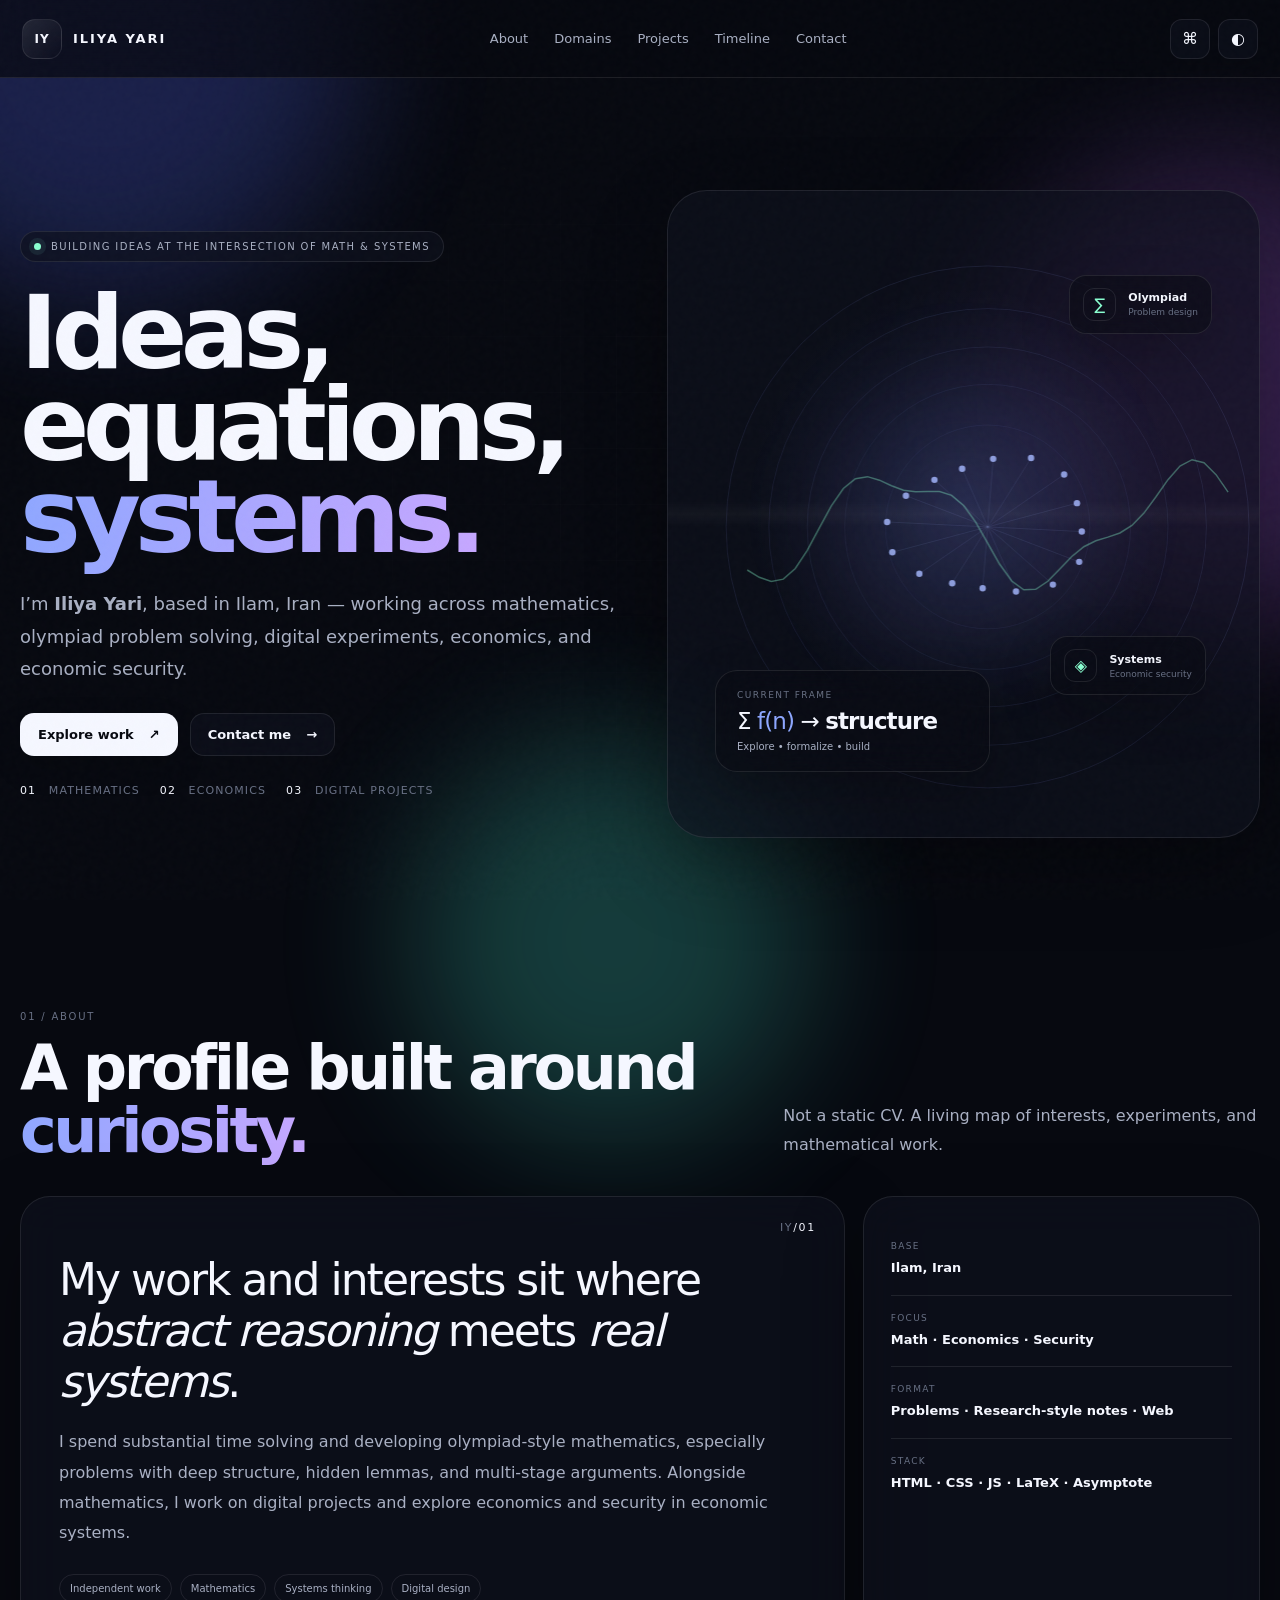
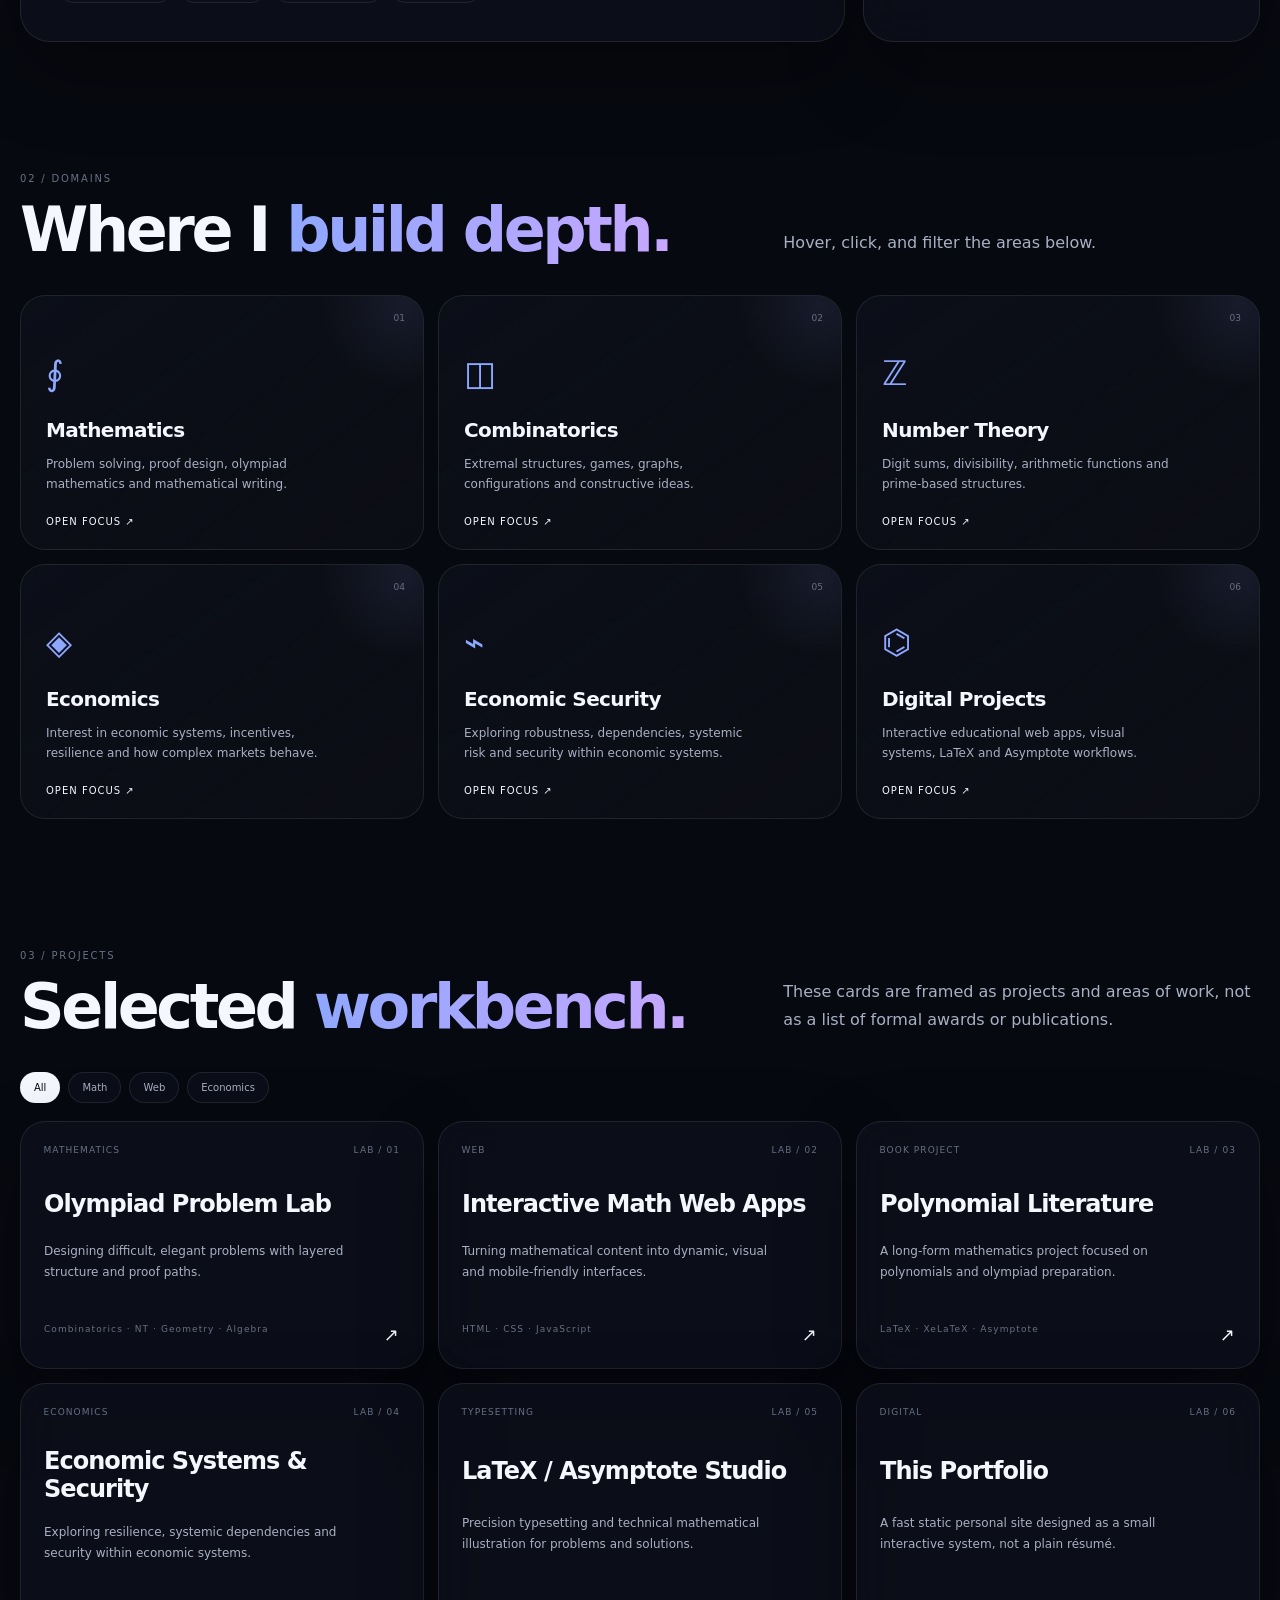
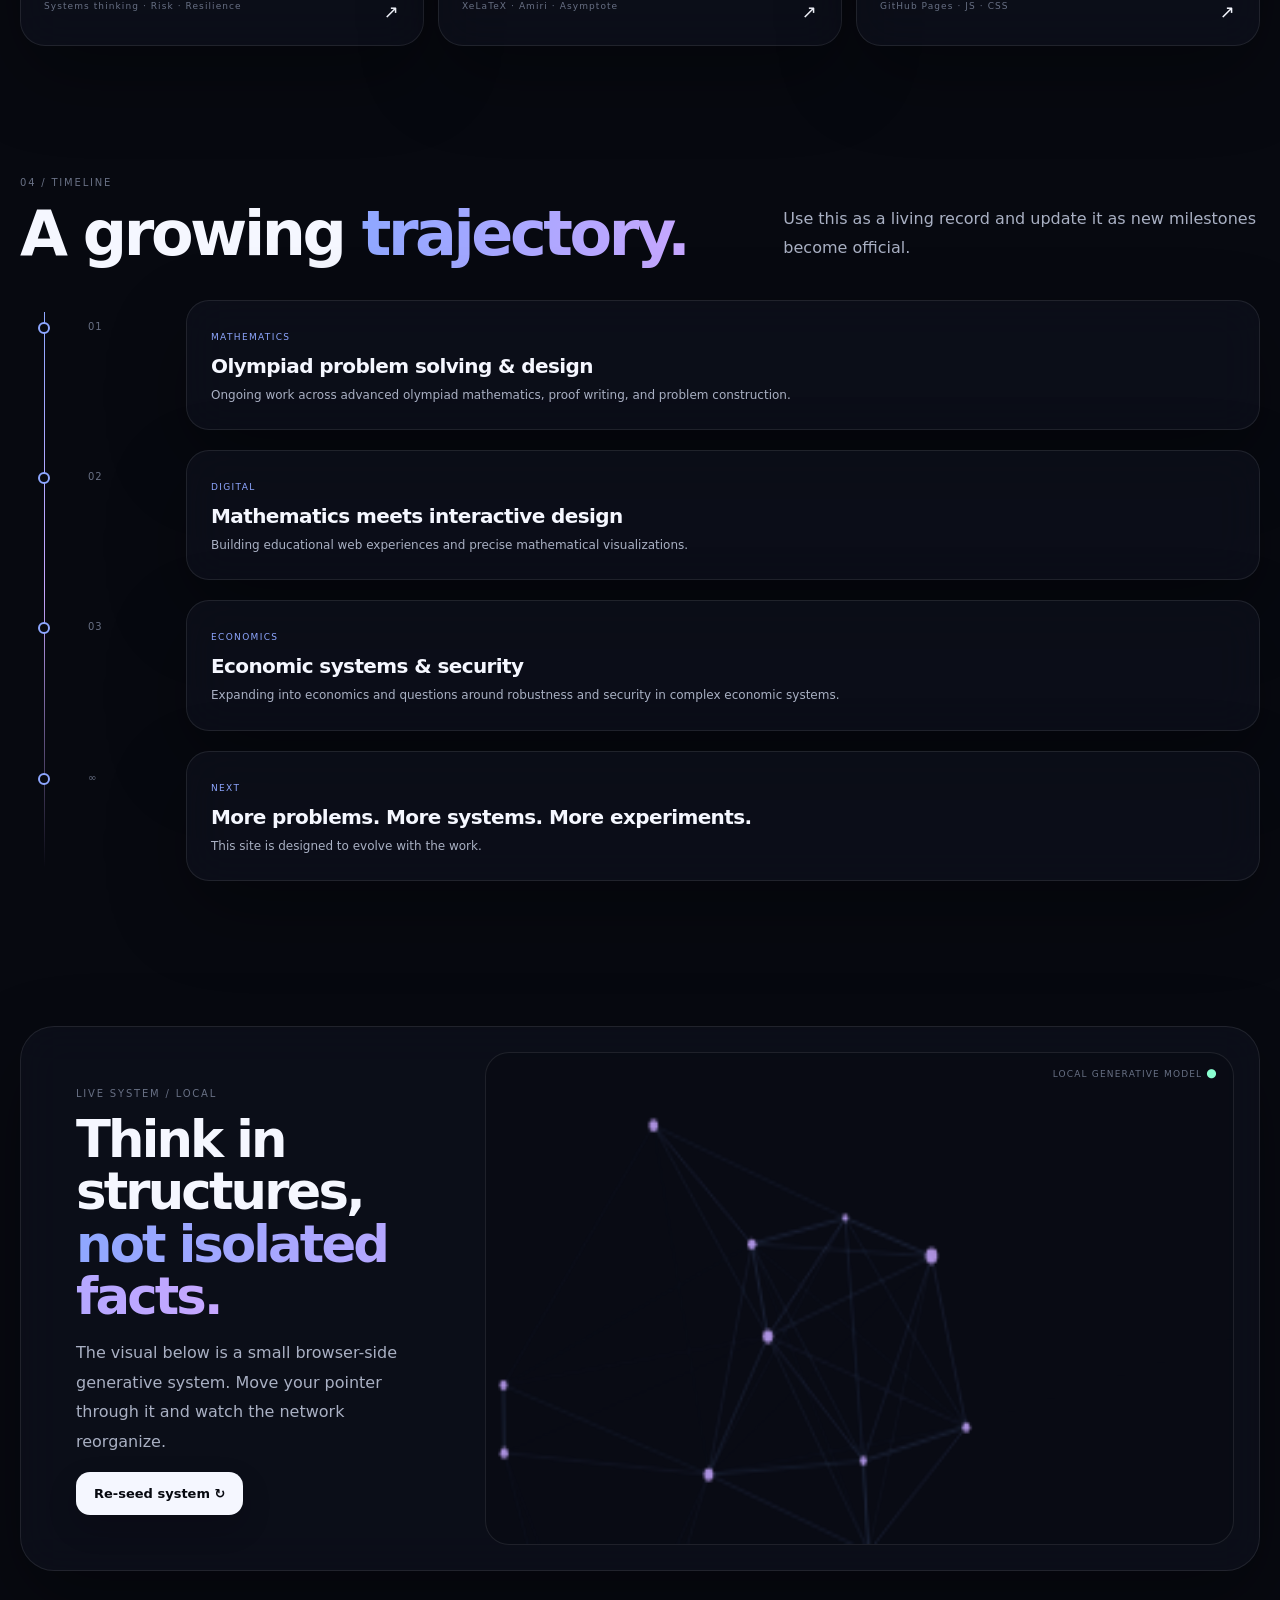
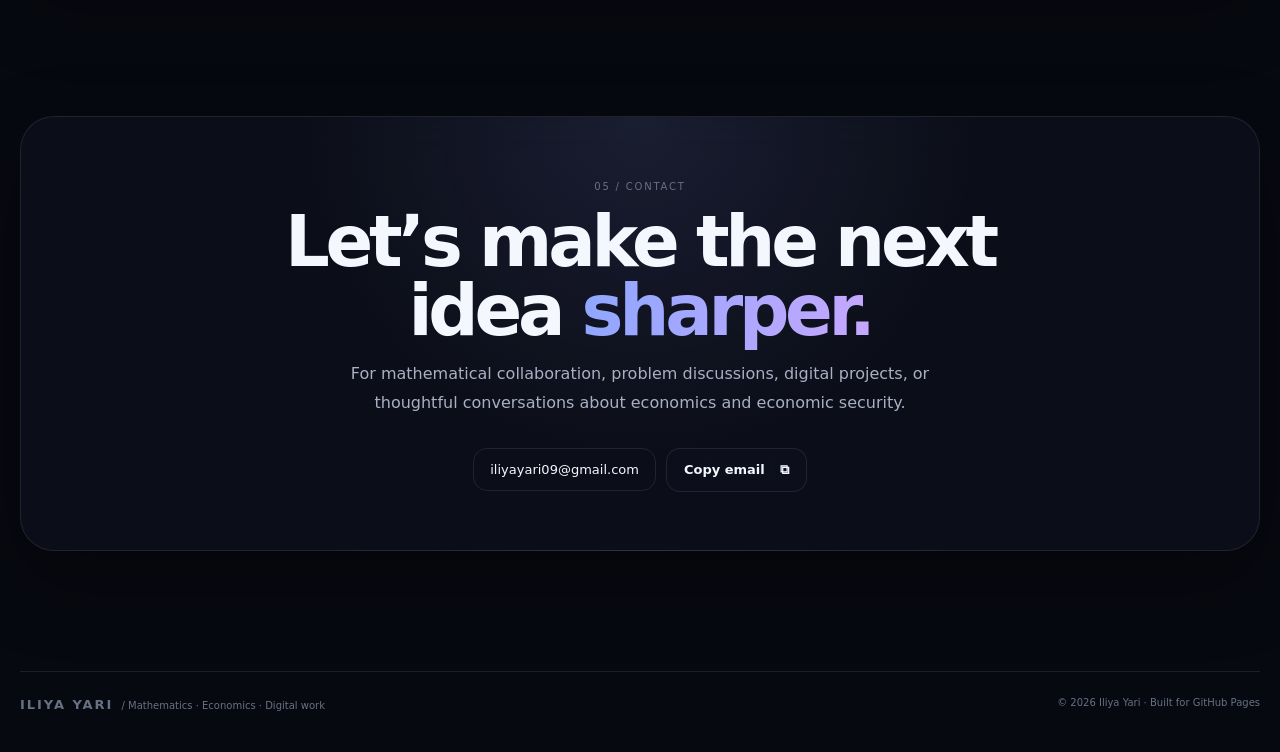
<file: index.html>
<!doctype html>
<html lang="en" dir="ltr">
<head>
  <meta charset="utf-8">
  <meta name="viewport" content="width=device-width,initial-scale=1">
  <meta name="google-site-verification" content="2wD35QUzBkaIrm55BnS_DO6MoGAhequSvpydazTYolk">
  <meta name="description" content="Iliya Yari — mathematics, olympiad problem solving, combinatorics, number theory, economics and economic security. Personal portfolio.">
  <meta name="theme-color" content="#080b12">
  <title>Iliya Yari — Mathematics · Economics · Digital Work</title>
  <link rel="stylesheet" href="style.css">
</head>
<body>
  <div class="noise" aria-hidden="true"></div>
  <div class="orb orb-a" aria-hidden="true"></div>
  <div class="orb orb-b" aria-hidden="true"></div>
  <div class="orb orb-c" aria-hidden="true"></div>
  <div class="grid-bg" aria-hidden="true"></div>

  <header class="topbar">
    <a class="brand" href="#top" aria-label="Iliya Yari home">
      <span class="brand-mark">IY</span>
      <span class="brand-text">ILIYA <b>YARI</b></span>
    </a>
    <nav class="nav" id="site-nav" aria-label="Primary navigation">
      <a href="#about">About</a>
      <a href="#domains">Domains</a>
      <a href="#projects">Projects</a>
      <a href="#timeline">Timeline</a>
      <a href="#contact">Contact</a>
    </nav>
    <div class="nav-actions">
      <button class="icon-btn" id="commandBtn" title="Open command palette" aria-label="Open command palette">⌘</button>
      <button class="icon-btn" id="themeBtn" title="Toggle theme" aria-label="Toggle theme">◐</button>
      <button class="menu-btn" id="menuBtn" aria-label="Open menu">☰</button>
    </div>
  </header>

  <main id="top">
    <section class="hero section-shell">
      <div class="hero-copy">
        <div class="status-pill"><span class="pulse"></span> BUILDING IDEAS AT THE INTERSECTION OF MATH &amp; SYSTEMS</div>
        <h1>Ideas, equations,<br><span class="gradient-text">systems.</span></h1>
        <p class="hero-lead">I’m <strong>Iliya Yari</strong>, based in Ilam, Iran — working across mathematics, olympiad problem solving, digital experiments, economics, and economic security.</p>
        <div class="hero-actions">
          <a class="btn primary" href="#projects">Explore work <span>↗</span></a>
          <a class="btn ghost" href="#contact">Contact me <span>→</span></a>
        </div>
        <div class="hero-meta">
          <span><i>01</i> Mathematics</span>
          <span><i>02</i> Economics</span>
          <span><i>03</i> Digital projects</span>
        </div>
      </div>

      <div class="hero-visual" id="mathScene" aria-label="Interactive mathematical visual">
        <div class="visual-glow"></div>
        <canvas id="mathCanvas"></canvas>
        <div class="equation-card card-float">
          <div class="eq-label">CURRENT FRAME</div>
          <div class="equation">Σ <span>f(n)</span> → <strong>structure</strong></div>
          <div class="eq-caption">Explore • formalize • build</div>
        </div>
        <div class="orbit-card mini-card">
          <span class="mini-icon">∑</span>
          <div><b>Olympiad</b><small>Problem design</small></div>
        </div>
        <div class="orbit-card mini-card mini-card-2">
          <span class="mini-icon">◈</span>
          <div><b>Systems</b><small>Economic security</small></div>
        </div>
      </div>
    </section>

    <section id="about" class="section-shell section">
      <div class="section-head">
        <div><span class="eyebrow">01 / ABOUT</span><h2>A profile built around <span class="gradient-text">curiosity.</span></h2></div>
        <p>Not a static CV. A living map of interests, experiments, and mathematical work.</p>
      </div>
      <div class="about-grid">
        <article class="glass about-main reveal">
          <div class="about-number">IY<span>/01</span></div>
          <p class="big-copy">My work and interests sit where <em>abstract reasoning</em> meets <em>real systems</em>.</p>
          <p>I spend substantial time solving and developing olympiad-style mathematics, especially problems with deep structure, hidden lemmas, and multi-stage arguments. Alongside mathematics, I work on digital projects and explore economics and security in economic systems.</p>
          <div class="tag-row"><span>Independent work</span><span>Mathematics</span><span>Systems thinking</span><span>Digital design</span></div>
        </article>
        <aside class="glass facts reveal">
          <div class="fact"><span>BASE</span><strong>Ilam, Iran</strong></div>
          <div class="fact"><span>FOCUS</span><strong>Math · Economics · Security</strong></div>
          <div class="fact"><span>FORMAT</span><strong>Problems · Research-style notes · Web</strong></div>
          <div class="fact"><span>STACK</span><strong>HTML · CSS · JS · LaTeX · Asymptote</strong></div>
        </aside>
      </div>
    </section>

    <section id="domains" class="section-shell section">
      <div class="section-head"><div><span class="eyebrow">02 / DOMAINS</span><h2>Where I <span class="gradient-text">build depth.</span></h2></div><p>Hover, click, and filter the areas below.</p></div>
      <div class="domain-grid">
        <button class="domain-card reveal" data-domain="math" type="button"><span class="domain-index">01</span><span class="domain-symbol">∮</span><h3>Mathematics</h3><p>Problem solving, proof design, olympiad mathematics and mathematical writing.</p><span class="domain-link">Open focus ↗</span></button>
        <button class="domain-card reveal" data-domain="combinatorics" type="button"><span class="domain-index">02</span><span class="domain-symbol">◫</span><h3>Combinatorics</h3><p>Extremal structures, games, graphs, configurations and constructive ideas.</p><span class="domain-link">Open focus ↗</span></button>
        <button class="domain-card reveal" data-domain="number" type="button"><span class="domain-index">03</span><span class="domain-symbol">ℤ</span><h3>Number Theory</h3><p>Digit sums, divisibility, arithmetic functions and prime-based structures.</p><span class="domain-link">Open focus ↗</span></button>
        <button class="domain-card reveal" data-domain="economics" type="button"><span class="domain-index">04</span><span class="domain-symbol">◈</span><h3>Economics</h3><p>Interest in economic systems, incentives, resilience and how complex markets behave.</p><span class="domain-link">Open focus ↗</span></button>
        <button class="domain-card reveal" data-domain="security" type="button"><span class="domain-index">05</span><span class="domain-symbol">⌁</span><h3>Economic Security</h3><p>Exploring robustness, dependencies, systemic risk and security within economic systems.</p><span class="domain-link">Open focus ↗</span></button>
        <button class="domain-card reveal" data-domain="digital" type="button"><span class="domain-index">06</span><span class="domain-symbol">⌬</span><h3>Digital Projects</h3><p>Interactive educational web apps, visual systems, LaTeX and Asymptote workflows.</p><span class="domain-link">Open focus ↗</span></button>
      </div>
    </section>

    <section id="projects" class="section-shell section">
      <div class="section-head"><div><span class="eyebrow">03 / PROJECTS</span><h2>Selected <span class="gradient-text">workbench.</span></h2></div><p>These cards are framed as projects and areas of work, not as a list of formal awards or publications.</p></div>
      <div class="filter-bar" role="group" aria-label="Project filters">
        <button class="filter active" data-filter="all">All</button>
        <button class="filter" data-filter="math">Math</button>
        <button class="filter" data-filter="web">Web</button>
        <button class="filter" data-filter="economics">Economics</button>
      </div>
      <div class="project-grid" id="projectGrid">
        <article class="project glass reveal" data-type="math" data-title="Olympiad Problem Lab" data-detail="A working space for developing, stress-testing and presenting high-difficulty olympiad-style problems across combinatorics, number theory, geometry and algebra."><div class="project-top"><span>MATHEMATICS</span><span>LAB / 01</span></div><h3>Olympiad Problem Lab</h3><p>Designing difficult, elegant problems with layered structure and proof paths.</p><div class="project-bottom"><span>Combinatorics · NT · Geometry · Algebra</span><b>↗</b></div></article>
        <article class="project glass reveal" data-type="web" data-title="Interactive Math Web Apps" data-detail="Static front-end experiments built around learning, navigation, mathematical content and interaction — using HTML, CSS and JavaScript."><div class="project-top"><span>WEB</span><span>LAB / 02</span></div><h3>Interactive Math Web Apps</h3><p>Turning mathematical content into dynamic, visual and mobile-friendly interfaces.</p><div class="project-bottom"><span>HTML · CSS · JavaScript</span><b>↗</b></div></article>
        <article class="project glass reveal" data-type="math" data-title="Polynomial Literature" data-detail="A book project centered on polynomials and olympiad preparation, with professional LaTeX production and mathematical diagrams."><div class="project-top"><span>BOOK PROJECT</span><span>LAB / 03</span></div><h3>Polynomial Literature</h3><p>A long-form mathematics project focused on polynomials and olympiad preparation.</p><div class="project-bottom"><span>LaTeX · XeLaTeX · Asymptote</span><b>↗</b></div></article>
        <article class="project glass reveal" data-type="economics" data-title="Economic Systems & Security" data-detail="An ongoing area of study and exploration focused on economic systems, robustness, dependencies, incentives and security-related questions."><div class="project-top"><span>ECONOMICS</span><span>LAB / 04</span></div><h3>Economic Systems &amp; Security</h3><p>Exploring resilience, systemic dependencies and security within economic systems.</p><div class="project-bottom"><span>Systems thinking · Risk · Resilience</span><b>↗</b></div></article>
        <article class="project glass reveal" data-type="math" data-title="LaTeX / Asymptote Studio" data-detail="A workflow for converting mathematical diagrams and problem statements into precise, publication-ready LaTeX and Asymptote assets."><div class="project-top"><span>TYPESETTING</span><span>LAB / 05</span></div><h3>LaTeX / Asymptote Studio</h3><p>Precision typesetting and technical mathematical illustration for problems and solutions.</p><div class="project-bottom"><span>XeLaTeX · Amiri · Asymptote</span><b>↗</b></div></article>
        <article class="project glass reveal" data-type="web" data-title="Portfolio System" data-detail="This very website: a zero-database, GitHub Pages-ready personal system with animated visuals, filters, command palette, theme switching and responsive layouts."><div class="project-top"><span>DIGITAL</span><span>LAB / 06</span></div><h3>This Portfolio</h3><p>A fast static personal site designed as a small interactive system, not a plain résumé.</p><div class="project-bottom"><span>GitHub Pages · JS · CSS</span><b>↗</b></div></article>
      </div>
    </section>

    <section id="timeline" class="section-shell section">
      <div class="section-head"><div><span class="eyebrow">04 / TIMELINE</span><h2>A growing <span class="gradient-text">trajectory.</span></h2></div><p>Use this as a living record and update it as new milestones become official.</p></div>
      <div class="timeline">
        <div class="time-line"></div>
        <div class="time-item reveal"><div class="time-dot"></div><div class="time-year">01</div><div class="time-content glass"><span>MATHEMATICS</span><h3>Olympiad problem solving &amp; design</h3><p>Ongoing work across advanced olympiad mathematics, proof writing, and problem construction.</p></div></div>
        <div class="time-item reveal"><div class="time-dot"></div><div class="time-year">02</div><div class="time-content glass"><span>DIGITAL</span><h3>Mathematics meets interactive design</h3><p>Building educational web experiences and precise mathematical visualizations.</p></div></div>
        <div class="time-item reveal"><div class="time-dot"></div><div class="time-year">03</div><div class="time-content glass"><span>ECONOMICS</span><h3>Economic systems &amp; security</h3><p>Expanding into economics and questions around robustness and security in complex economic systems.</p></div></div>
        <div class="time-item reveal"><div class="time-dot"></div><div class="time-year">∞</div><div class="time-content glass"><span>NEXT</span><h3>More problems. More systems. More experiments.</h3><p>This site is designed to evolve with the work.</p></div></div>
      </div>
    </section>

    <section class="section-shell section signal-section">
      <div class="signal-wrap glass reveal">
        <div class="signal-copy"><span class="eyebrow">LIVE SYSTEM / LOCAL</span><h2>Think in structures,<br><span class="gradient-text">not isolated facts.</span></h2><p>The visual below is a small browser-side generative system. Move your pointer through it and watch the network reorganize.</p><button class="btn primary" id="reseedBtn" type="button">Re-seed system ↻</button></div>
        <div class="signal-canvas-wrap"><canvas id="networkCanvas"></canvas><div class="network-overlay">LOCAL GENERATIVE MODEL <span>●</span></div></div>
      </div>
    </section>

    <section id="contact" class="section-shell section contact-section">
      <div class="contact-card glass reveal">
        <span class="eyebrow">05 / CONTACT</span>
        <h2>Let’s make the next idea <span class="gradient-text">sharper.</span></h2>
        <p>For mathematical collaboration, problem discussions, digital projects, or thoughtful conversations about economics and economic security.</p>
        <div class="contact-actions">
          <a class="contact-mail" href="mailto:iliyayari09@gmail.com">iliyayari09@gmail.com</a>
          <button class="btn ghost" id="copyEmail" type="button">Copy email <span>⧉</span></button>
        </div>
      </div>
    </section>
  </main>

  <footer class="footer section-shell">
    <div><span class="brand-text">ILIYA <b>YARI</b></span><span class="footer-note"> / Mathematics · Economics · Digital work</span></div>
    <div>© <span id="year"></span> Iliya Yari · Built for GitHub Pages</div>
  </footer>

  <div class="modal" id="projectModal" aria-hidden="true"><div class="modal-backdrop" data-close></div><div class="modal-card glass"><button class="modal-close" data-close aria-label="Close">×</button><span class="eyebrow">PROJECT DETAIL</span><h2 id="modalTitle"></h2><p id="modalDetail"></p><div class="modal-rule"></div><div class="modal-facts"><span><b>FORMAT</b> Interactive portfolio entry</span><span><b>STATUS</b> Ongoing / evolving</span></div></div></div>

  <div class="modal" id="domainModal" aria-hidden="true"><div class="modal-backdrop" data-close-domain></div><div class="modal-card glass"><button class="modal-close" data-close-domain aria-label="Close">×</button><span class="eyebrow">FOCUS AREA</span><h2 id="domainTitle"></h2><p id="domainDetail"></p><div class="tag-row" id="domainTags"></div></div></div>

  <div class="command" id="commandPalette" aria-hidden="true"><div class="command-backdrop" data-close-command></div><div class="command-card glass"><div class="command-head"><span>COMMAND PALETTE</span><kbd>ESC</kbd></div><input id="commandInput" placeholder="Jump to a section…" autocomplete="off"><div class="command-list" id="commandList"><button data-jump="#about"><span>01</span> About</button><button data-jump="#domains"><span>02</span> Domains</button><button data-jump="#projects"><span>03</span> Projects</button><button data-jump="#timeline"><span>04</span> Timeline</button><button data-jump="#contact"><span>05</span> Contact</button></div></div></div>

  <div class="toast" id="toast" role="status" aria-live="polite"></div>
  <script src="script.js"></script>
</body>
</html>
</file>
<file: style.css>
:root{
  --bg:#070910;--panel:rgba(14,18,29,.66);--panel-2:rgba(20,25,40,.82);--text:#f5f7ff;--muted:#a9b0c3;--dim:#687084;
  --line:rgba(255,255,255,.09);--accent:#8ea7ff;--accent2:#c7a7ff;--good:#8affd1;--shadow:0 30px 80px rgba(0,0,0,.32);
  --radius:26px;--max:1240px;
}
[data-theme="light"]{--bg:#edf1f7;--panel:rgba(255,255,255,.7);--panel-2:rgba(250,251,255,.94);--text:#101522;--muted:#526077;--dim:#7b8799;--line:rgba(16,21,34,.1);--accent:#506ff0;--accent2:#8c62e9;--shadow:0 30px 80px rgba(39,58,92,.18)}
*{box-sizing:border-box}html{scroll-behavior:smooth}body{margin:0;background:var(--bg);color:var(--text);font-family:Inter,ui-sans-serif,system-ui,-apple-system,BlinkMacSystemFont,"Segoe UI",sans-serif;min-height:100vh;overflow-x:hidden}body.menu-open{overflow:hidden}a{text-decoration:none;color:inherit}button,input{font:inherit}button{color:inherit}
.noise{position:fixed;inset:0;pointer-events:none;opacity:.035;background-image:url("data:image/svg+xml,%3Csvg viewBox='0 0 180 180' xmlns='http://www.w3.org/2000/svg'%3E%3Cfilter id='n'%3E%3CfeTurbulence type='fractalNoise' baseFrequency='.8' numOctaves='3' stitchTiles='stitch'/%3E%3C/filter%3E%3Crect width='100%25' height='100%25' filter='url(%23n)' opacity='.55'/%3E%3C/svg%3E");z-index:50}.grid-bg{position:fixed;inset:0;pointer-events:none;opacity:.16;background-image:linear-gradient(var(--line) 1px,transparent 1px),linear-gradient(90deg,var(--line) 1px,transparent 1px);background-size:56px 56px;mask-image:radial-gradient(circle at center,black,transparent 78%);z-index:-2}.orb{position:fixed;border-radius:50%;filter:blur(70px);opacity:.24;pointer-events:none;z-index:-3}.orb-a{width:520px;height:520px;background:#586dff;top:-220px;left:-160px}.orb-b{width:470px;height:470px;background:#be65ff;right:-180px;top:18%}.orb-c{width:400px;height:400px;background:#44dec4;left:32%;bottom:-240px}
.topbar{position:sticky;top:0;z-index:40;height:78px;display:flex;align-items:center;justify-content:space-between;padding:0 max(22px,calc((100vw - var(--max))/2));border-bottom:1px solid var(--line);backdrop-filter:blur(22px);background:color-mix(in srgb,var(--bg) 72%,transparent)}.brand{display:flex;align-items:center;gap:11px}.brand-mark{width:40px;height:40px;border:1px solid var(--line);border-radius:13px;display:grid;place-items:center;font-size:12px;font-weight:800;letter-spacing:.08em;background:linear-gradient(135deg,rgba(255,255,255,.1),transparent)}.brand-text{font-size:13px;letter-spacing:.15em;font-weight:700}.brand-text b{font-weight:900}.nav{display:flex;gap:26px;color:var(--muted);font-size:13px}.nav a{transition:.2s}.nav a:hover{color:var(--text)}.nav-actions{display:flex;gap:8px}.icon-btn,.menu-btn{height:40px;min-width:40px;border:1px solid var(--line);border-radius:12px;background:var(--panel);cursor:pointer}.menu-btn{display:none}
.section-shell{width:min(var(--max),calc(100% - 40px));margin:0 auto}.section{padding:105px 0 20px}.hero{min-height:calc(100vh - 78px);display:grid;grid-template-columns:1.02fr .98fr;align-items:center;gap:30px;padding-top:50px}.status-pill{display:inline-flex;align-items:center;gap:10px;border:1px solid var(--line);background:var(--panel);padding:9px 13px;border-radius:999px;font-size:10px;letter-spacing:.14em;color:var(--muted)}.pulse{width:7px;height:7px;border-radius:50%;background:var(--good);box-shadow:0 0 0 5px rgba(138,255,209,.08);animation:pulse 2s infinite}@keyframes pulse{50%{box-shadow:0 0 0 10px transparent}}h1{font-size:clamp(58px,8vw,112px);line-height:.9;letter-spacing:-.065em;margin:25px 0}.gradient-text{background:linear-gradient(100deg,var(--accent),var(--accent2),var(--good));background-size:200% 200%;-webkit-background-clip:text;background-clip:text;color:transparent;animation:gradient 9s ease infinite}@keyframes gradient{50%{background-position:100% 70%}}.hero-lead{max-width:670px;color:var(--muted);font-size:18px;line-height:1.8}.hero-actions{display:flex;gap:12px;margin:28px 0}.btn{display:inline-flex;align-items:center;justify-content:center;gap:15px;border-radius:14px;padding:13px 17px;border:1px solid var(--line);cursor:pointer;transition:.25s;font-weight:700;font-size:13px}.btn.primary{background:var(--text);color:var(--bg);border-color:transparent;box-shadow:0 12px 30px rgba(0,0,0,.15)}.btn.ghost{background:var(--panel);backdrop-filter:blur(18px)}.btn:hover{transform:translateY(-2px)}.hero-meta{display:flex;gap:20px;flex-wrap:wrap;color:var(--dim);font-size:11px;text-transform:uppercase;letter-spacing:.1em}.hero-meta i{font-style:normal;color:var(--text);margin-right:8px}.hero-visual{position:relative;height:min(690px,72vh);min-height:490px;border:1px solid var(--line);border-radius:40px;overflow:hidden;background:radial-gradient(circle at 50% 48%,rgba(117,126,255,.12),transparent 48%),var(--panel);box-shadow:var(--shadow)}.hero-visual::after{content:"";position:absolute;inset:0;background:linear-gradient(transparent 0 48%,rgba(255,255,255,.03) 50%,transparent 52%);mix-blend-mode:screen;pointer-events:none}.visual-glow{position:absolute;inset:18%;border-radius:50%;background:radial-gradient(circle,rgba(143,160,255,.14),transparent 62%);filter:blur(40px)}#mathCanvas{position:absolute;inset:0;width:100%;height:100%}.equation-card,.orbit-card{position:absolute;border:1px solid var(--line);background:rgba(8,11,18,.54);backdrop-filter:blur(18px);box-shadow:0 20px 50px rgba(0,0,0,.22)}[data-theme="light"] .equation-card,[data-theme="light"] .orbit-card{background:rgba(255,255,255,.66)}.equation-card{left:8%;bottom:10%;border-radius:22px;padding:19px 21px;min-width:275px;animation:float 5.7s ease-in-out infinite}.eq-label{font-size:9px;letter-spacing:.16em;color:var(--dim);margin-bottom:8px}.equation{font-size:23px;letter-spacing:-.04em}.equation span{color:var(--accent)}.eq-caption{font-size:10px;color:var(--muted);margin-top:7px}.orbit-card{right:8%;top:13%;display:flex;gap:12px;align-items:center;border-radius:17px;padding:12px 13px;animation:float 6.5s ease-in-out -2s infinite}.mini-card-2{top:auto;bottom:22%;right:9%;animation-delay:-1.2s}.mini-icon{width:33px;height:33px;border:1px solid var(--line);border-radius:11px;display:grid;place-items:center;color:var(--good)}.orbit-card b{font-size:11px;display:block}.orbit-card small{color:var(--dim);font-size:9px;display:block;margin-top:3px}@keyframes float{50%{transform:translateY(-9px)}}
.section-head{display:grid;grid-template-columns:1fr .65fr;gap:30px;align-items:end;margin-bottom:34px}.eyebrow{font-size:10px;color:var(--dim);letter-spacing:.18em}.section h2{font-size:clamp(35px,5vw,62px);line-height:1.02;letter-spacing:-.055em;margin:12px 0 0}.section-head>p{color:var(--muted);line-height:1.8;margin:0 0 3px}.glass{background:var(--panel);border:1px solid var(--line);box-shadow:var(--shadow);backdrop-filter:blur(22px)}
.about-grid{display:grid;grid-template-columns:1.35fr .65fr;gap:18px}.about-main{position:relative;border-radius:30px;padding:38px;overflow:hidden}.about-number{position:absolute;right:28px;top:24px;font-size:11px;color:var(--dim);letter-spacing:.15em}.about-number span{color:var(--text)}.big-copy{font-size:clamp(28px,3.6vw,44px);letter-spacing:-.045em;line-height:1.15;max-width:750px;margin:20px 0}.about-main p:not(.big-copy){color:var(--muted);line-height:1.9;max-width:840px}.tag-row{display:flex;flex-wrap:wrap;gap:8px;margin-top:25px}.tag-row span{border:1px solid var(--line);padding:8px 10px;border-radius:999px;color:var(--muted);font-size:10px}.facts{border-radius:30px;padding:27px}.fact{padding:17px 0;border-bottom:1px solid var(--line)}.fact:last-child{border-bottom:0}.fact span{display:block;color:var(--dim);font-size:9px;letter-spacing:.14em;margin-bottom:6px}.fact strong{font-size:13px;line-height:1.5}
.domain-grid{display:grid;grid-template-columns:repeat(3,1fr);gap:14px}.domain-card{text-align:left;padding:25px;min-height:255px;position:relative;border-radius:25px;border:1px solid var(--line);background:linear-gradient(145deg,var(--panel),rgba(255,255,255,.02));cursor:pointer;transition:.3s;overflow:hidden}.domain-card::before{content:"";position:absolute;width:180px;height:180px;border-radius:50%;right:-70px;top:-80px;background:radial-gradient(circle,var(--accent),transparent 65%);opacity:.09;transition:.3s}.domain-card:hover{transform:translateY(-5px);border-color:rgba(142,167,255,.3)}.domain-card:hover::before{opacity:.2;transform:scale(1.4)}.domain-index{position:absolute;right:18px;top:17px;font-size:9px;color:var(--dim)}.domain-symbol{display:block;font-size:34px;margin:14px 0 25px;color:var(--accent)}.domain-card h3{font-size:20px;margin:0 0 9px;letter-spacing:-.03em}.domain-card p{font-size:12px;line-height:1.7;color:var(--muted);max-width:290px}.domain-link{position:absolute;bottom:22px;color:var(--text);font-size:10px;letter-spacing:.1em;text-transform:uppercase}
.filter-bar{display:flex;gap:8px;margin-bottom:18px}.filter{border:1px solid var(--line);background:var(--panel);padding:9px 13px;border-radius:999px;font-size:10px;cursor:pointer;color:var(--muted)}.filter.active{background:var(--text);color:var(--bg);border-color:transparent}.project-grid{display:grid;grid-template-columns:repeat(3,1fr);gap:14px}.project{padding:23px;border-radius:25px;min-height:248px;display:flex;flex-direction:column;justify-content:space-between;cursor:pointer;transition:.3s}.project:hover{transform:translateY(-5px);border-color:rgba(199,167,255,.28)}.project-top,.project-bottom{display:flex;justify-content:space-between;gap:10px;font-size:9px;letter-spacing:.12em;color:var(--dim)}.project h3{font-size:24px;letter-spacing:-.04em;margin:30px 0 7px}.project p{color:var(--muted);font-size:12px;line-height:1.75;max-width:320px}.project-bottom{margin-top:25px}.project-bottom b{font-size:18px;color:var(--text);font-weight:400}.project.hidden{display:none}
.timeline{position:relative}.time-line{position:absolute;left:24px;top:12px;bottom:12px;width:1px;background:linear-gradient(var(--accent),var(--accent2),transparent)}.time-item{position:relative;display:grid;grid-template-columns:50px 80px 1fr;gap:18px;align-items:start;margin:0 0 20px}.time-dot{width:12px;height:12px;border-radius:50%;border:2px solid var(--accent);background:var(--bg);margin-top:22px;margin-left:18px;z-index:1}.time-year{font-size:10px;letter-spacing:.1em;color:var(--dim);padding-top:21px}.time-content{border-radius:23px;padding:24px}.time-content span{font-size:9px;color:var(--accent);letter-spacing:.15em}.time-content h3{font-size:20px;margin:10px 0 7px;letter-spacing:-.03em}.time-content p{color:var(--muted);line-height:1.7;margin:0;font-size:12px}
.signal-section{padding-bottom:40px}.signal-wrap{border-radius:34px;padding:25px;display:grid;grid-template-columns:.72fr 1.28fr;gap:18px}.signal-copy{padding:30px}.signal-copy h2{font-size:clamp(34px,4vw,56px)}.signal-copy p{color:var(--muted);line-height:1.85;max-width:480px}.signal-canvas-wrap{min-height:420px;border:1px solid var(--line);border-radius:24px;overflow:hidden;position:relative;background:rgba(0,0,0,.13)}#networkCanvas{position:absolute;inset:0;width:100%;height:100%}.network-overlay{position:absolute;right:15px;top:13px;font-size:9px;letter-spacing:.13em;color:var(--dim)}.network-overlay span{color:var(--good);font-size:12px}
.contact-section{padding-bottom:120px}.contact-card{border-radius:34px;padding:58px;text-align:center;background:radial-gradient(circle at 50% 0,rgba(142,167,255,.11),transparent 45%),var(--panel)}.contact-card h2{max-width:850px;margin:14px auto;font-size:clamp(38px,5.5vw,72px);line-height:.98;letter-spacing:-.06em}.contact-card p{max-width:650px;color:var(--muted);line-height:1.8;margin:0 auto}.contact-actions{display:flex;justify-content:center;gap:10px;align-items:center;flex-wrap:wrap;margin-top:30px}.contact-mail{padding:13px 16px;border:1px solid var(--line);border-radius:14px;font-size:13px}.footer{padding:25px 0 40px;display:flex;justify-content:space-between;gap:20px;color:var(--dim);font-size:10px;border-top:1px solid var(--line)}.footer-note{margin-left:5px}
.modal,.command{position:fixed;inset:0;display:none;align-items:center;justify-content:center;z-index:100}.modal.open,.command.open{display:flex}.modal-backdrop,.command-backdrop{position:absolute;inset:0;background:rgba(2,4,9,.74);backdrop-filter:blur(10px)}.modal-card{position:relative;width:min(680px,calc(100% - 30px));border-radius:28px;padding:34px;z-index:1}.modal-card h2{font-size:42px;line-height:1;letter-spacing:-.05em;margin:12px 0}.modal-card p{color:var(--muted);line-height:1.9}.modal-close{position:absolute;right:17px;top:15px;border:1px solid var(--line);background:var(--panel-2);width:34px;height:34px;border-radius:11px;cursor:pointer}.modal-rule{height:1px;background:var(--line);margin:22px 0}.modal-facts{display:grid;grid-template-columns:1fr 1fr;gap:10px;font-size:10px;color:var(--muted)}.modal-facts b{color:var(--text);display:block;margin-bottom:4px;font-size:9px}
.command-card{position:relative;z-index:1;width:min(640px,calc(100% - 30px));border-radius:25px;padding:15px}.command-head{display:flex;justify-content:space-between;padding:8px 8px 11px;color:var(--dim);font-size:9px;letter-spacing:.12em}.command-head kbd{font:inherit;border:1px solid var(--line);padding:4px 6px;border-radius:7px}.command-card input{width:100%;border:1px solid var(--line);border-radius:13px;background:rgba(0,0,0,.14);padding:14px;color:var(--text);outline:none}.command-list{display:grid;gap:5px;margin-top:10px}.command-list button{border:1px solid transparent;background:transparent;text-align:left;border-radius:12px;padding:12px;cursor:pointer}.command-list button:hover{background:var(--panel-2);border-color:var(--line)}.command-list span{font-size:9px;color:var(--dim);margin-right:14px}.toast{position:fixed;left:50%;bottom:24px;transform:translate(-50%,20px);opacity:0;border:1px solid var(--line);background:var(--panel-2);backdrop-filter:blur(18px);border-radius:999px;padding:10px 14px;font-size:11px;z-index:140;transition:.25s;pointer-events:none}.toast.show{transform:translate(-50%,0);opacity:1}.reveal{opacity:0;transform:translateY(18px);transition:opacity .7s ease,transform .7s ease}.reveal.visible{opacity:1;transform:none}
@media (max-width:1000px){.hero{grid-template-columns:1fr}.hero-visual{height:560px}.section-head{grid-template-columns:1fr}.domain-grid,.project-grid{grid-template-columns:repeat(2,1fr)}.about-grid,.signal-wrap{grid-template-columns:1fr}.signal-copy{padding:15px}.signal-canvas-wrap{min-height:360px}.nav{position:fixed;inset:78px 0 auto 0;padding:16px 20px;background:var(--bg);border-bottom:1px solid var(--line);display:none;flex-direction:column}.nav.open{display:flex}.menu-btn{display:block}}
@media (max-width:660px){.section-shell{width:min(var(--max),calc(100% - 24px))}.topbar{padding:0 12px}.brand-text{font-size:12px}.nav-actions{gap:5px}.icon-btn{min-width:38px}.hero{padding-top:25px;min-height:auto}.hero-visual{min-height:440px;height:64vh}.hero-lead{font-size:15px}.hero-meta{gap:10px}.domain-grid,.project-grid{grid-template-columns:1fr}.about-main,.facts,.signal-wrap,.contact-card{border-radius:24px}.about-main{padding:25px}.facts{padding:21px}.project{min-height:225px}.time-item{grid-template-columns:38px 50px 1fr;gap:8px}.time-line{left:18px}.time-dot{margin-left:12px}.contact-card{padding:37px 22px}.contact-mail{font-size:11px}.footer{flex-direction:column;line-height:1.6}}
</file>
